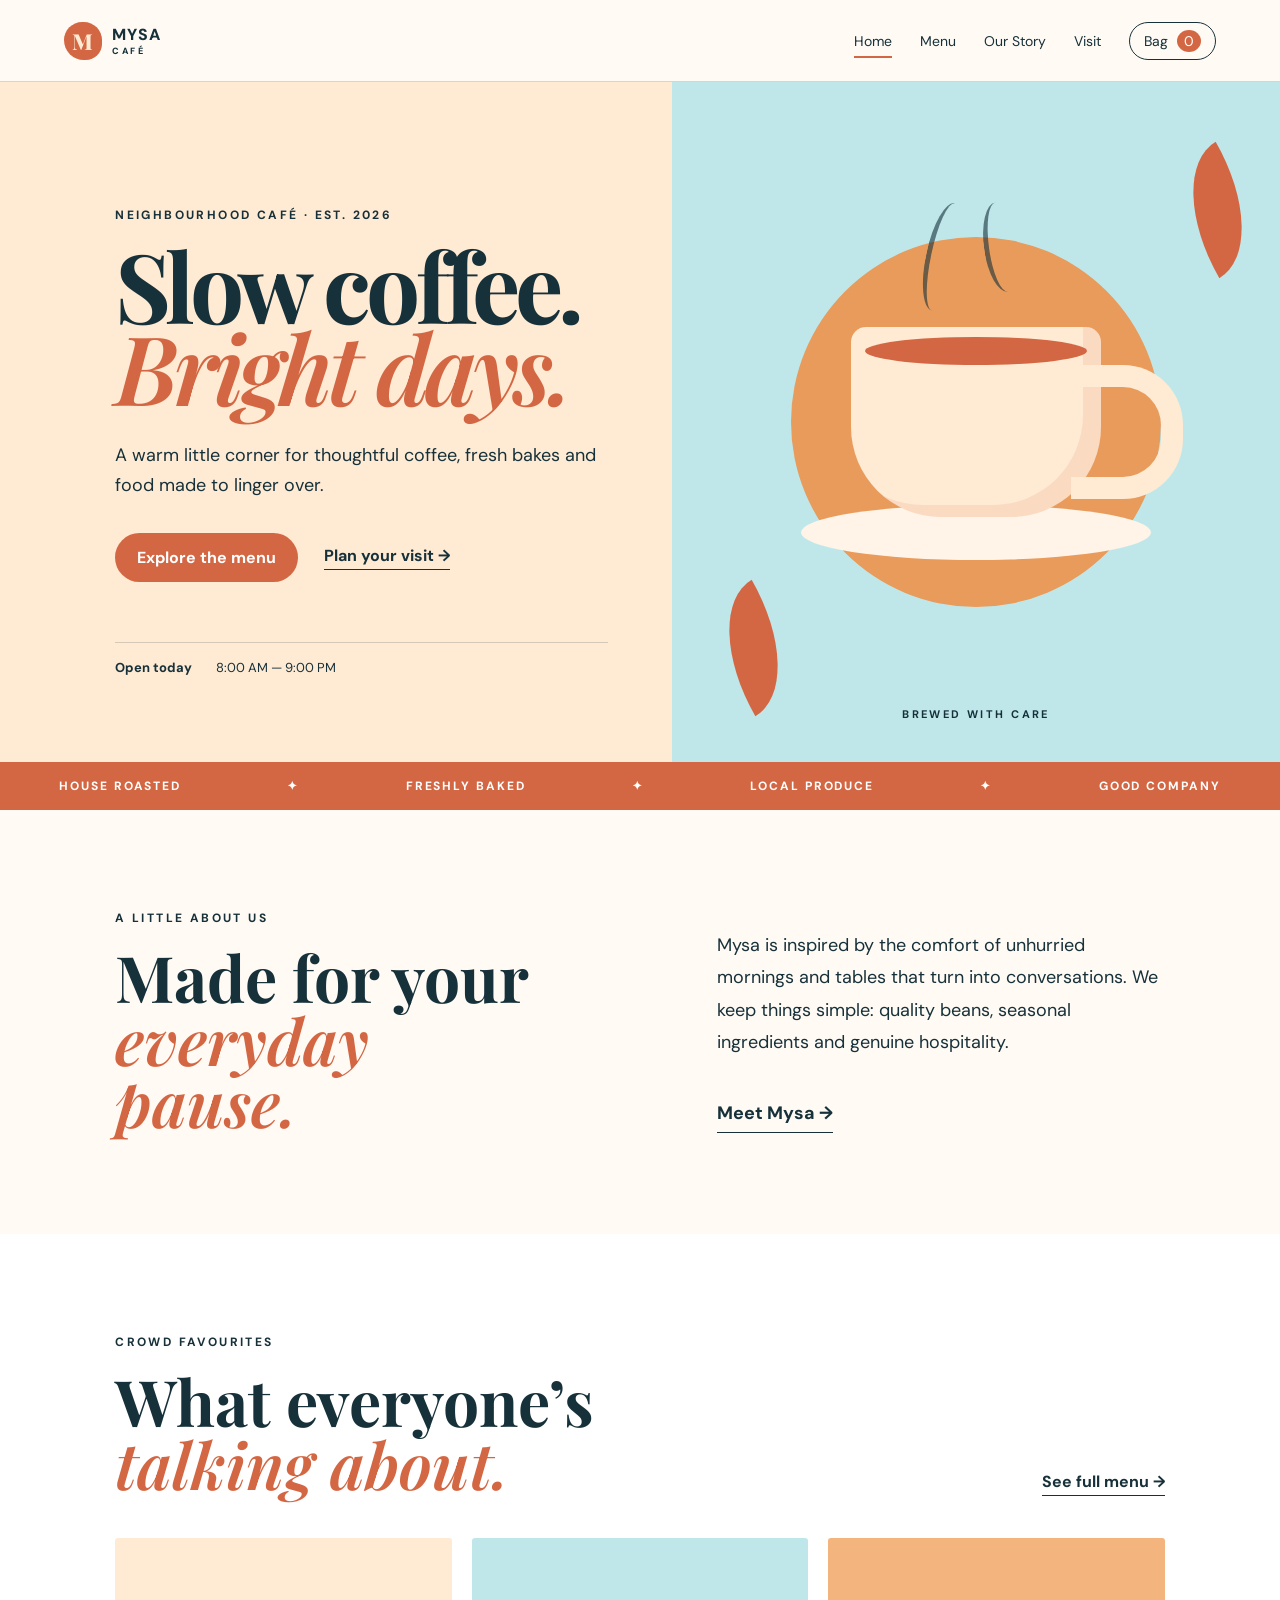
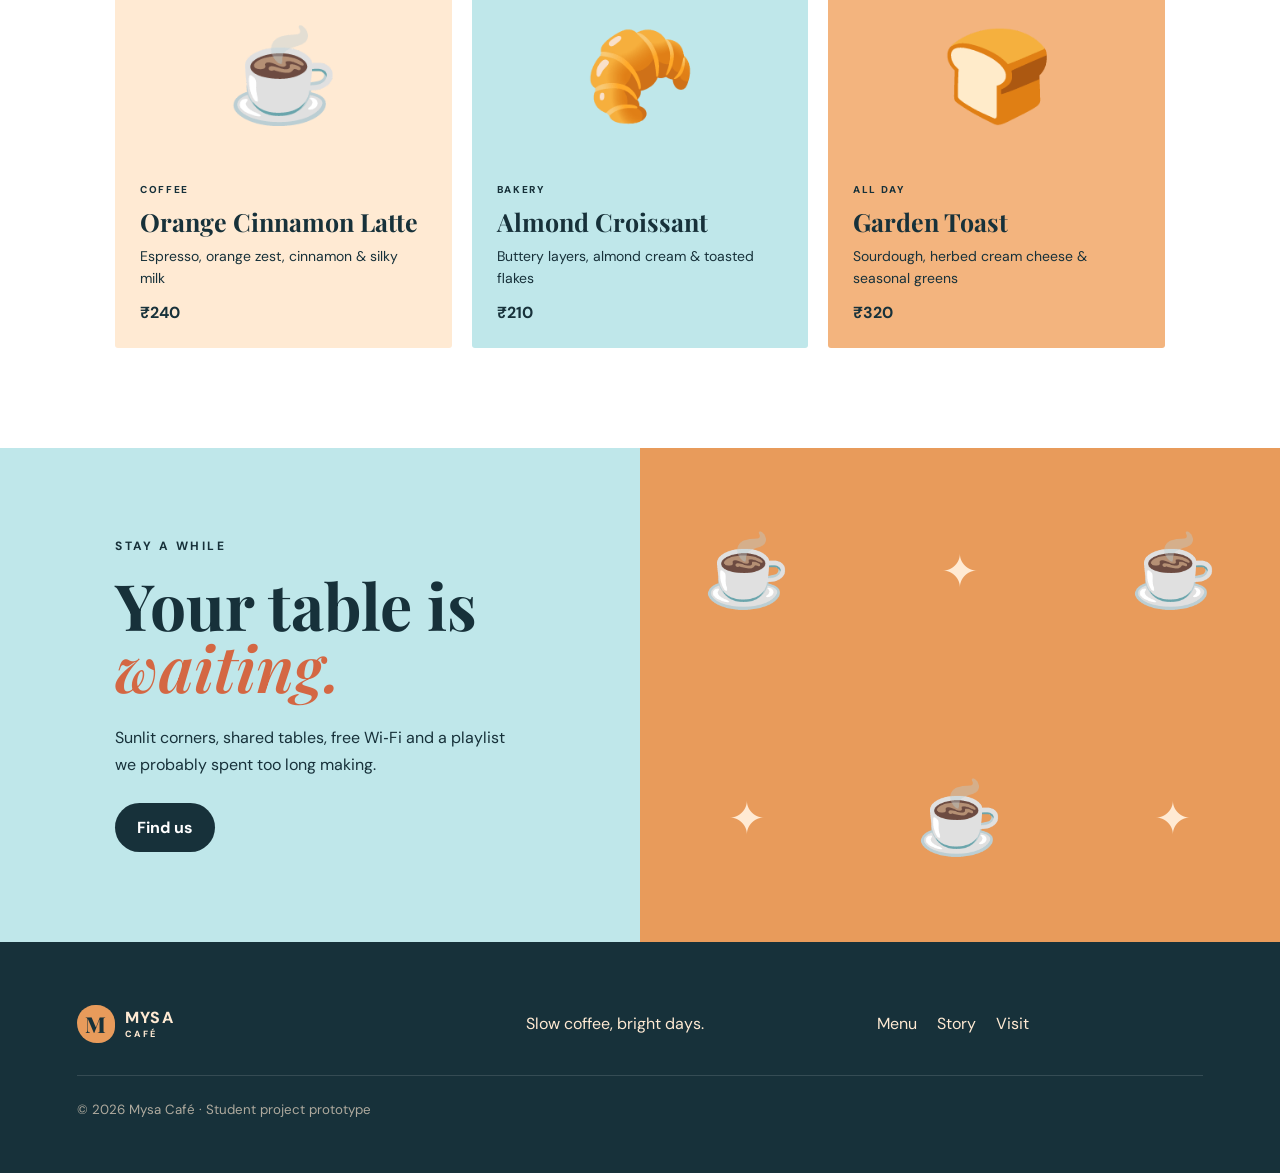
<file: index.html>
<!doctype html><html lang="en"><head><meta charset="utf-8"><meta name="viewport" content="width=device-width,initial-scale=1"><meta name="description" content="Mysa Cafe - slow coffee, bright plates and good company."><title>Mysa Café | Home</title><link rel="preconnect" href="https://fonts.googleapis.com"><link rel="preconnect" href="https://fonts.gstatic.com" crossorigin><link href="https://fonts.googleapis.com/css2?family=DM+Sans:wght@400;500;600;700&family=Playfair+Display:ital,wght@0,600;1,600&display=swap" rel="stylesheet"><link rel="stylesheet" href="styles.css"></head><body>
<header class="site-header"><a class="brand" href="index.html"><span class="brand-mark">M</span><span>MYSA <small>CAFÉ</small></span></a><button class="nav-toggle" aria-label="Open navigation" aria-expanded="false">☰</button><nav><a class="active" href="index.html">Home</a><a href="menu.html">Menu</a><a href="about.html">Our Story</a><a href="contact.html">Visit</a><a class="bag" href="menu.html#order">Bag <span id="cartCount">0</span></a></nav></header>
<main><section class="hero"><div class="hero-copy"><p class="eyebrow">NEIGHBOURHOOD CAFÉ · EST. 2026</p><h1>Slow coffee.<br><em>Bright days.</em></h1><p class="lede">A warm little corner for thoughtful coffee, fresh bakes and food made to linger over.</p><div class="actions"><a class="btn primary" href="menu.html">Explore the menu</a><a class="text-link" href="contact.html">Plan your visit →</a></div><div class="hero-note"><b>Open today</b><span>8:00 AM — 9:00 PM</span></div></div><div class="hero-art" aria-label="Stylised illustration of a coffee cup"><div class="sun"></div><div class="steam s1"></div><div class="steam s2"></div><div class="cup"><div class="coffee"></div></div><div class="saucer"></div><div class="leaf l1"></div><div class="leaf l2"></div><p>BREWED WITH CARE</p></div></section>
<section class="marquee" aria-label="Cafe highlights"><span>HOUSE ROASTED</span> ✦ <span>FRESHLY BAKED</span> ✦ <span>LOCAL PRODUCE</span> ✦ <span>GOOD COMPANY</span></section>
<section class="section intro"><div><p class="eyebrow">A LITTLE ABOUT US</p><h2>Made for your<br><em>everyday pause.</em></h2></div><div><p>Mysa is inspired by the comfort of unhurried mornings and tables that turn into conversations. We keep things simple: quality beans, seasonal ingredients and genuine hospitality.</p><a class="text-link" href="about.html">Meet Mysa →</a></div></section>
<section class="section favourites"><div class="section-head"><div><p class="eyebrow">CROWD FAVOURITES</p><h2>What everyone’s<br><em>talking about.</em></h2></div><a class="text-link" href="menu.html">See full menu →</a></div><div class="cards"><article class="food-card peach"><div class="food-icon">☕</div><div><span>Coffee</span><h3>Orange Cinnamon Latte</h3><p>Espresso, orange zest, cinnamon & silky milk</p><b>₹240</b></div></article><article class="food-card blue"><div class="food-icon">🥐</div><div><span>Bakery</span><h3>Almond Croissant</h3><p>Buttery layers, almond cream & toasted flakes</p><b>₹210</b></div></article><article class="food-card orange"><div class="food-icon">🍞</div><div><span>All day</span><h3>Garden Toast</h3><p>Sourdough, herbed cream cheese & seasonal greens</p><b>₹320</b></div></article></div></section>
<section class="split-banner"><div><p class="eyebrow">STAY A WHILE</p><h2>Your table is<br><em>waiting.</em></h2><p>Sunlit corners, shared tables, free Wi‑Fi and a playlist we probably spent too long making.</p><a class="btn dark" href="contact.html">Find us</a></div><div class="pattern"><span>☕</span><span>✦</span><span>☕</span><span>✦</span><span>☕</span><span>✦</span></div></section></main>
<footer><div class="brand footer-brand"><span class="brand-mark">M</span><span>MYSA <small>CAFÉ</small></span></div><p>Slow coffee, bright days.</p><div><a href="menu.html">Menu</a><a href="about.html">Story</a><a href="contact.html">Visit</a></div><small>© 2026 Mysa Café · Student project prototype</small></footer><script src="script.js"></script></body></html>
</file>
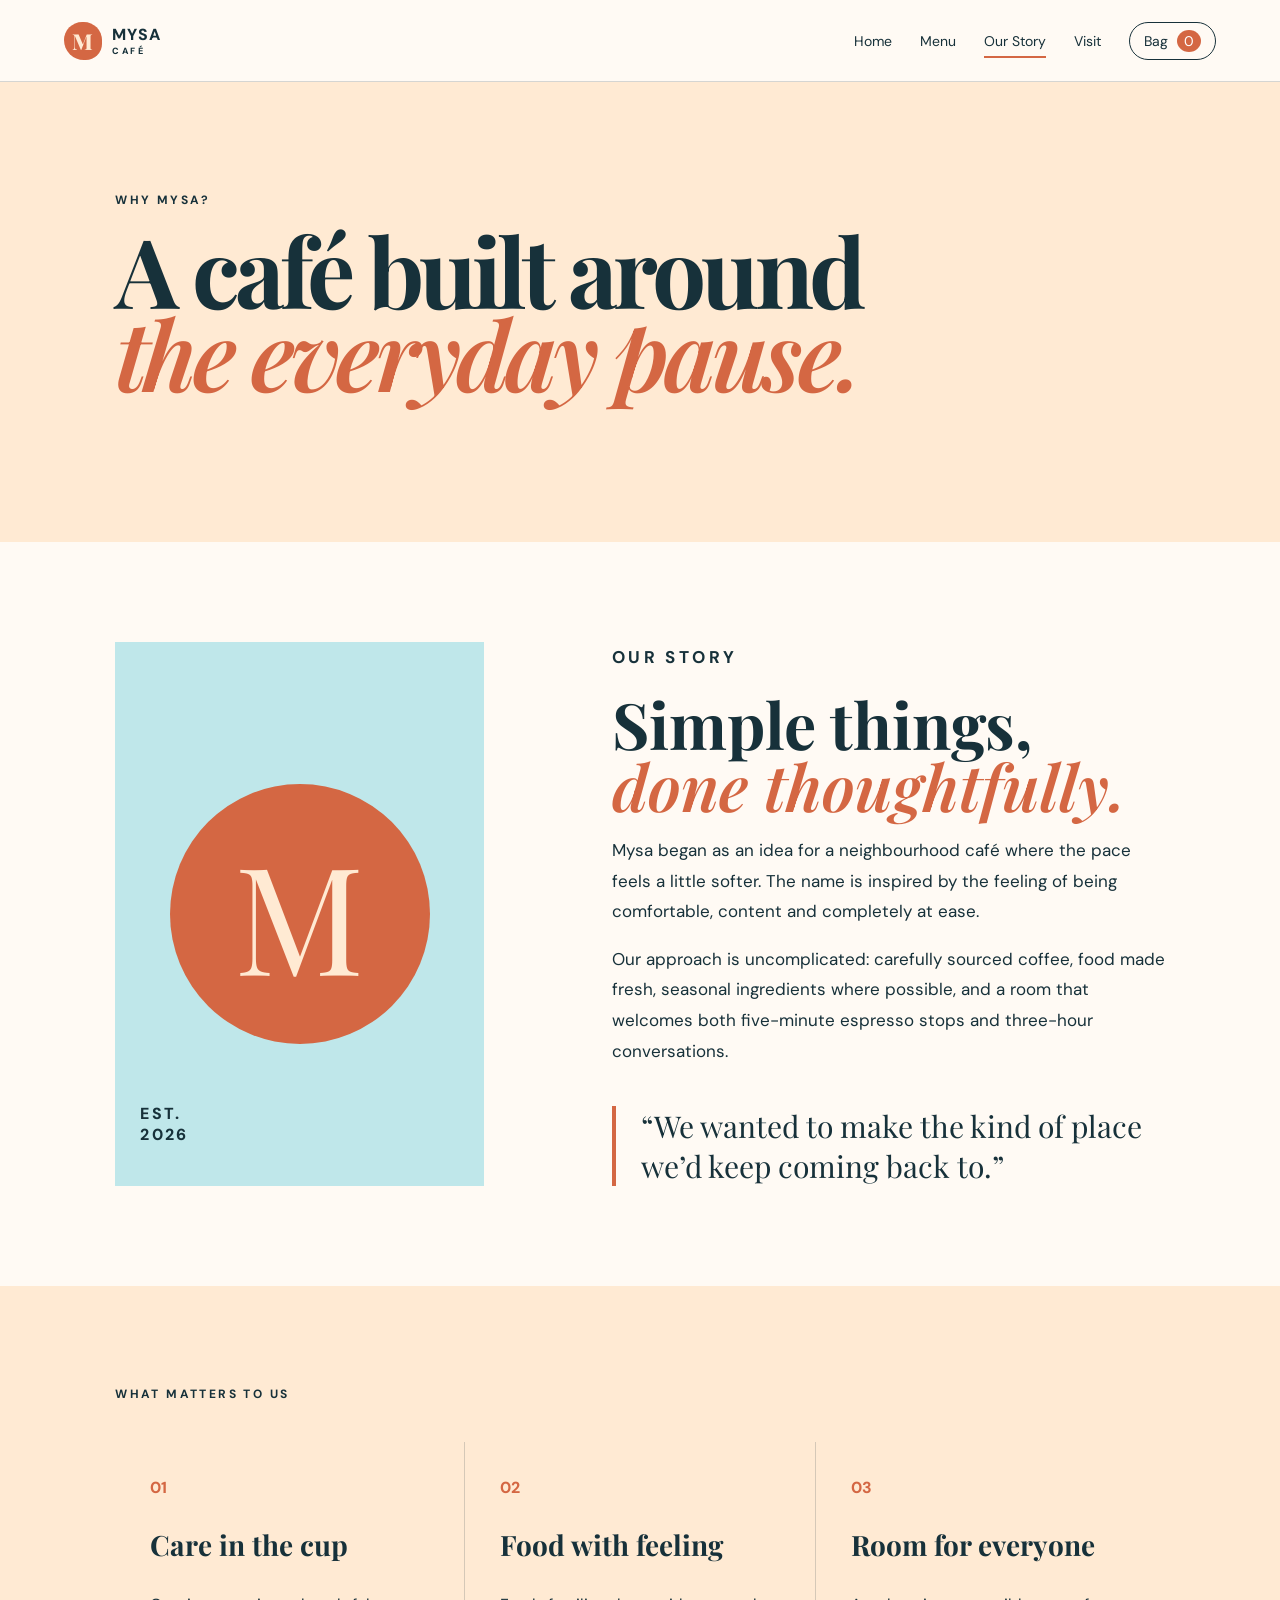
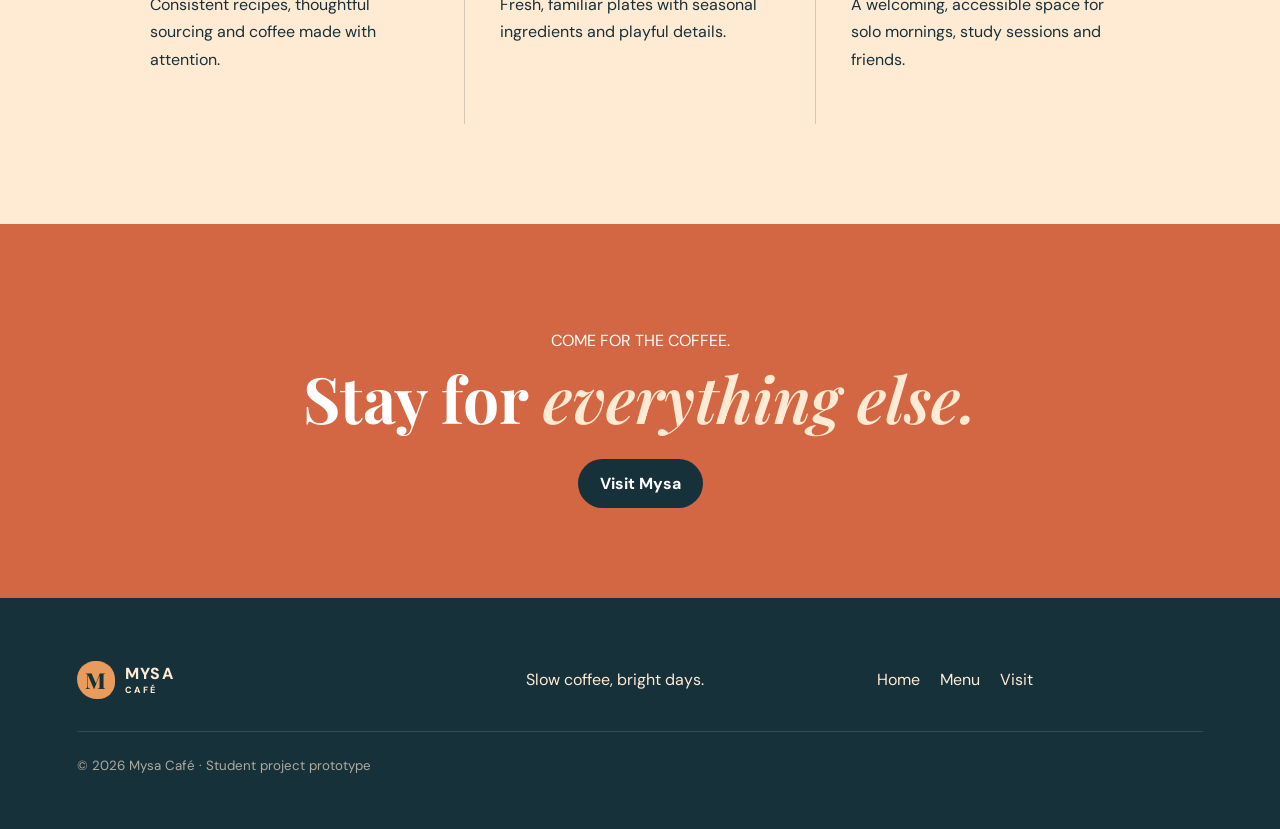
<file: about.html>
<!doctype html><html lang="en"><head><meta charset="utf-8"><meta name="viewport" content="width=device-width,initial-scale=1"><title>Mysa Café | Our Story</title><link rel="preconnect" href="https://fonts.googleapis.com"><link rel="preconnect" href="https://fonts.gstatic.com" crossorigin><link href="https://fonts.googleapis.com/css2?family=DM+Sans:wght@400;500;600;700&family=Playfair+Display:ital,wght@0,600;1,600&display=swap" rel="stylesheet"><link rel="stylesheet" href="styles.css"></head><body><header class="site-header"><a class="brand" href="index.html"><span class="brand-mark">M</span><span>MYSA <small>CAFÉ</small></span></a><button class="nav-toggle" aria-label="Open navigation" aria-expanded="false">☰</button><nav><a href="index.html">Home</a><a href="menu.html">Menu</a><a class="active" href="about.html">Our Story</a><a href="contact.html">Visit</a><a class="bag" href="menu.html#order">Bag <span id="cartCount">0</span></a></nav></header><main><section class="page-hero story-hero"><p class="eyebrow">WHY MYSA?</p><h1>A café built around<br><em>the everyday pause.</em></h1></section><section class="story-grid section"><div class="story-art"><div class="big-circle">M</div><p>EST.<br>2026</p></div><div class="story-copy"><p class="eyebrow">OUR STORY</p><h2>Simple things,<br><em>done thoughtfully.</em></h2><p>Mysa began as an idea for a neighbourhood café where the pace feels a little softer. The name is inspired by the feeling of being comfortable, content and completely at ease.</p><p>Our approach is uncomplicated: carefully sourced coffee, food made fresh, seasonal ingredients where possible, and a room that welcomes both five-minute espresso stops and three-hour conversations.</p><blockquote>“We wanted to make the kind of place we’d keep coming back to.”</blockquote></div></section><section class="values section"><p class="eyebrow">WHAT MATTERS TO US</p><div class="value-grid"><article><span>01</span><h3>Care in the cup</h3><p>Consistent recipes, thoughtful sourcing and coffee made with attention.</p></article><article><span>02</span><h3>Food with feeling</h3><p>Fresh, familiar plates with seasonal ingredients and playful details.</p></article><article><span>03</span><h3>Room for everyone</h3><p>A welcoming, accessible space for solo mornings, study sessions and friends.</p></article></div></section><section class="quote-banner"><p>COME FOR THE COFFEE.</p><h2>Stay for <em>everything else.</em></h2><a class="btn dark" href="contact.html">Visit Mysa</a></section></main><footer><div class="brand footer-brand"><span class="brand-mark">M</span><span>MYSA <small>CAFÉ</small></span></div><p>Slow coffee, bright days.</p><div><a href="index.html">Home</a><a href="menu.html">Menu</a><a href="contact.html">Visit</a></div><small>© 2026 Mysa Café · Student project prototype</small></footer><script src="script.js"></script></body></html>
</file>
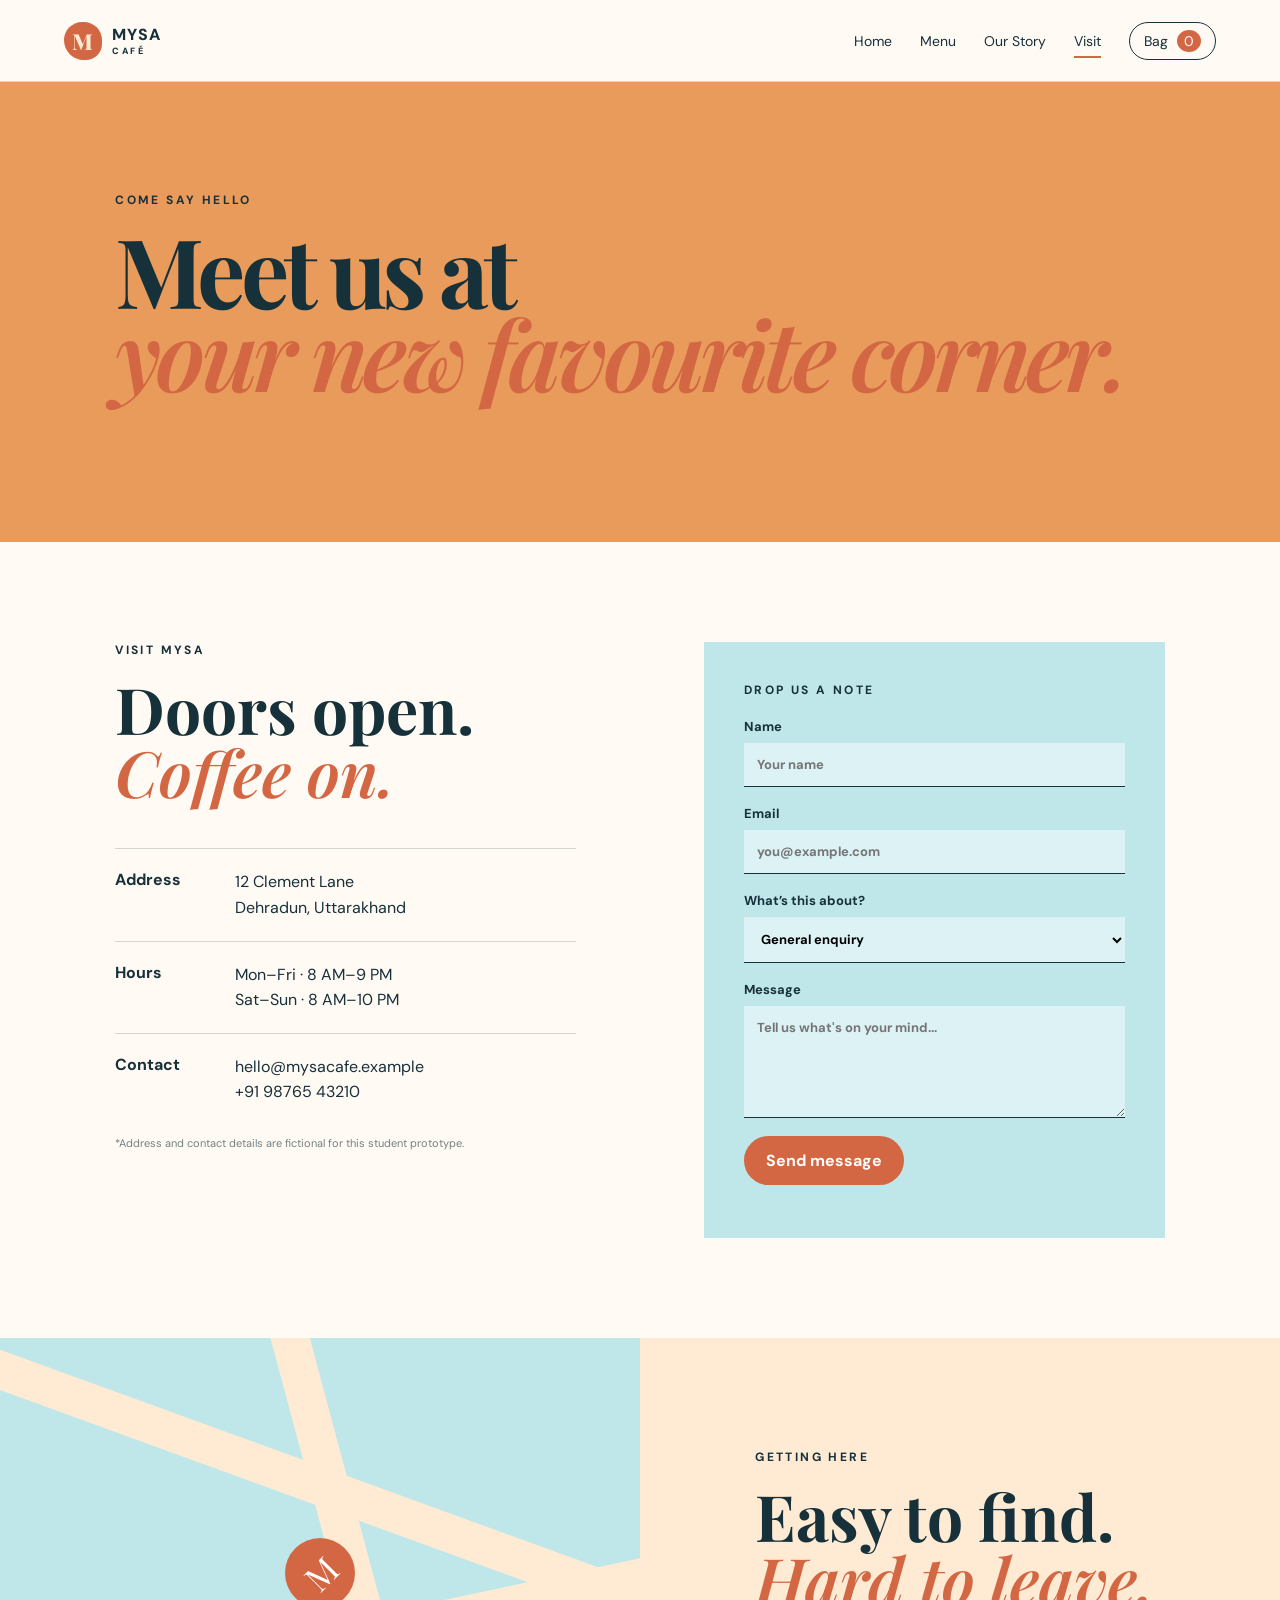
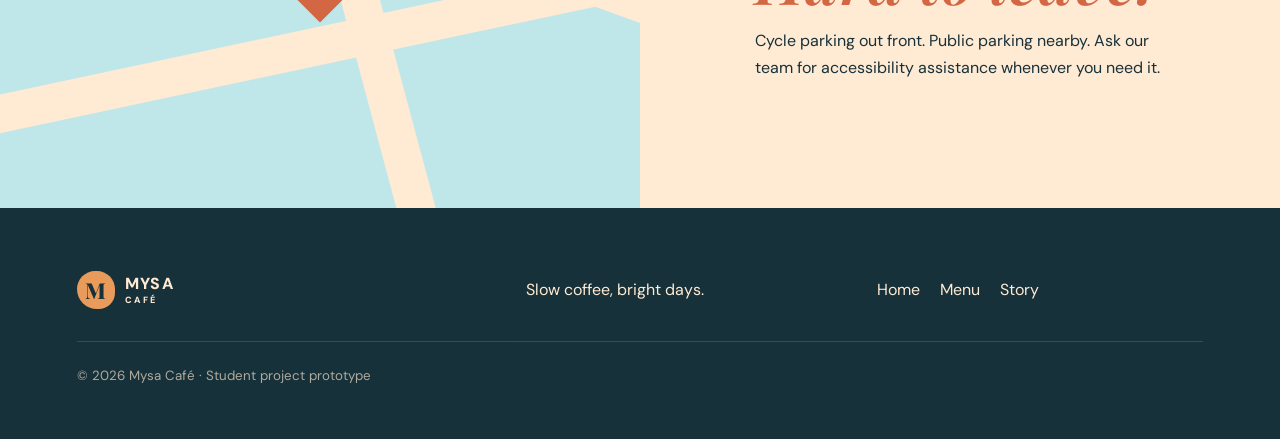
<file: contact.html>
<!doctype html><html lang="en"><head><meta charset="utf-8"><meta name="viewport" content="width=device-width,initial-scale=1"><title>Mysa Café | Visit</title><link rel="preconnect" href="https://fonts.googleapis.com"><link rel="preconnect" href="https://fonts.gstatic.com" crossorigin><link href="https://fonts.googleapis.com/css2?family=DM+Sans:wght@400;500;600;700&family=Playfair+Display:ital,wght@0,600;1,600&display=swap" rel="stylesheet"><link rel="stylesheet" href="styles.css"></head><body><header class="site-header"><a class="brand" href="index.html"><span class="brand-mark">M</span><span>MYSA <small>CAFÉ</small></span></a><button class="nav-toggle" aria-label="Open navigation" aria-expanded="false">☰</button><nav><a href="index.html">Home</a><a href="menu.html">Menu</a><a href="about.html">Our Story</a><a class="active" href="contact.html">Visit</a><a class="bag" href="menu.html#order">Bag <span id="cartCount">0</span></a></nav></header><main><section class="page-hero visit-hero"><p class="eyebrow">COME SAY HELLO</p><h1>Meet us at<br><em>your new favourite corner.</em></h1></section><section class="visit-grid section"><div class="visit-info"><p class="eyebrow">VISIT MYSA</p><h2>Doors open.<br><em>Coffee on.</em></h2><div class="info-row"><span>Address</span><p>12 Clement Lane<br>Dehradun, Uttarakhand</p></div><div class="info-row"><span>Hours</span><p>Mon–Fri · 8 AM–9 PM<br>Sat–Sun · 8 AM–10 PM</p></div><div class="info-row"><span>Contact</span><p>hello@mysacafe.example<br>+91 98765 43210</p></div><p class="fine">*Address and contact details are fictional for this student prototype.</p></div><form class="contact-form" id="contactForm"><p class="eyebrow">DROP US A NOTE</p><label>Name<input name="name" required placeholder="Your name"></label><label>Email<input name="email" type="email" required placeholder="you@example.com"></label><label>What’s this about?<select name="topic"><option>General enquiry</option><option>Table / group visit</option><option>Feedback</option><option>Collaboration</option></select></label><label>Message<textarea name="message" rows="5" required placeholder="Tell us what's on your mind..."></textarea></label><button class="btn primary" type="submit">Send message</button><p id="formStatus" class="form-status" role="status"></p></form></section><section class="map-card"><div class="roads"><span class="road r1"></span><span class="road r2"></span><span class="road r3"></span><span class="pin">M</span></div><div><p class="eyebrow">GETTING HERE</p><h2>Easy to find.<br><em>Hard to leave.</em></h2><p>Cycle parking out front. Public parking nearby. Ask our team for accessibility assistance whenever you need it.</p></div></section></main><footer><div class="brand footer-brand"><span class="brand-mark">M</span><span>MYSA <small>CAFÉ</small></span></div><p>Slow coffee, bright days.</p><div><a href="index.html">Home</a><a href="menu.html">Menu</a><a href="about.html">Story</a></div><small>© 2026 Mysa Café · Student project prototype</small></footer><script src="script.js"></script></body></html>
</file>
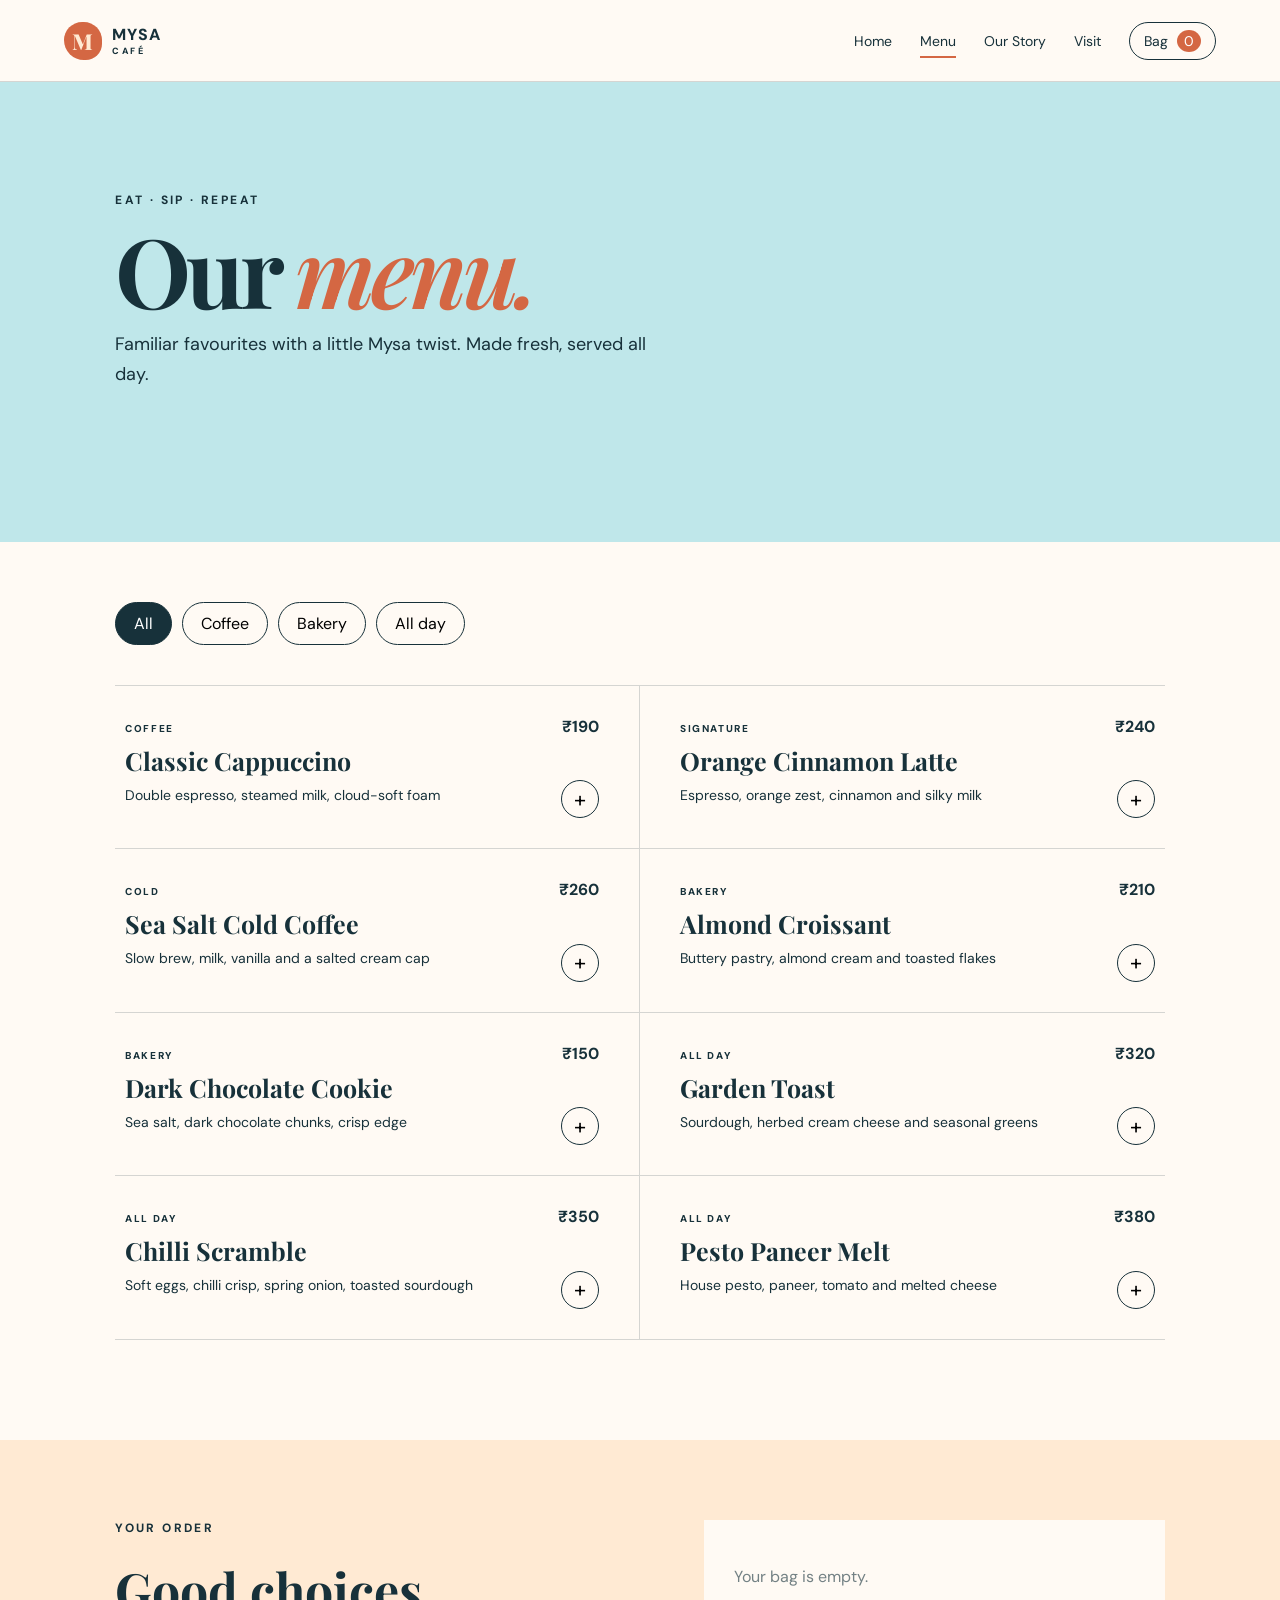
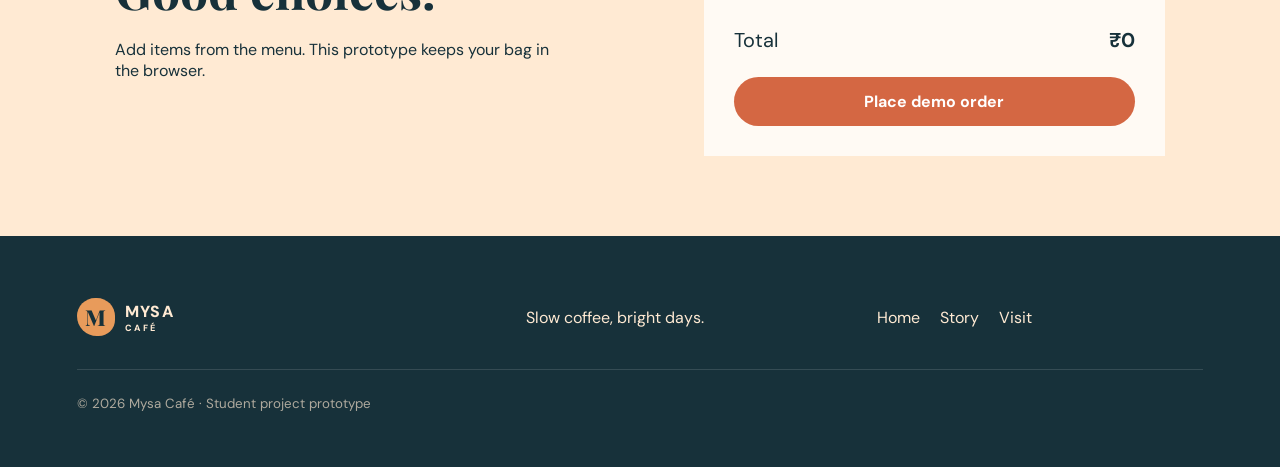
<file: menu.html>
<!doctype html><html lang="en"><head><meta charset="utf-8"><meta name="viewport" content="width=device-width,initial-scale=1"><title>Mysa Café | Menu</title><link rel="preconnect" href="https://fonts.googleapis.com"><link rel="preconnect" href="https://fonts.gstatic.com" crossorigin><link href="https://fonts.googleapis.com/css2?family=DM+Sans:wght@400;500;600;700&family=Playfair+Display:ital,wght@0,600;1,600&display=swap" rel="stylesheet"><link rel="stylesheet" href="styles.css"></head><body><header class="site-header"><a class="brand" href="index.html"><span class="brand-mark">M</span><span>MYSA <small>CAFÉ</small></span></a><button class="nav-toggle" aria-label="Open navigation" aria-expanded="false">☰</button><nav><a href="index.html">Home</a><a class="active" href="menu.html">Menu</a><a href="about.html">Our Story</a><a href="contact.html">Visit</a><a class="bag" href="#order">Bag <span id="cartCount">0</span></a></nav></header><main><section class="page-hero menu-hero"><p class="eyebrow">EAT · SIP · REPEAT</p><h1>Our <em>menu.</em></h1><p>Familiar favourites with a little Mysa twist. Made fresh, served all day.</p></section><section class="section menu-section"><div class="filters" role="group" aria-label="Menu filters"><button class="filter active" data-filter="all">All</button><button class="filter" data-filter="coffee">Coffee</button><button class="filter" data-filter="bakery">Bakery</button><button class="filter" data-filter="food">All day</button></div><div class="menu-grid" id="menuGrid">
<article class="menu-item" data-cat="coffee"><div><span class="tag">COFFEE</span><h3>Classic Cappuccino</h3><p>Double espresso, steamed milk, cloud-soft foam</p></div><div><b>₹190</b><button class="add" data-name="Classic Cappuccino" data-price="190">+</button></div></article>
<article class="menu-item" data-cat="coffee"><div><span class="tag">SIGNATURE</span><h3>Orange Cinnamon Latte</h3><p>Espresso, orange zest, cinnamon and silky milk</p></div><div><b>₹240</b><button class="add" data-name="Orange Cinnamon Latte" data-price="240">+</button></div></article>
<article class="menu-item" data-cat="coffee"><div><span class="tag">COLD</span><h3>Sea Salt Cold Coffee</h3><p>Slow brew, milk, vanilla and a salted cream cap</p></div><div><b>₹260</b><button class="add" data-name="Sea Salt Cold Coffee" data-price="260">+</button></div></article>
<article class="menu-item" data-cat="bakery"><div><span class="tag">BAKERY</span><h3>Almond Croissant</h3><p>Buttery pastry, almond cream and toasted flakes</p></div><div><b>₹210</b><button class="add" data-name="Almond Croissant" data-price="210">+</button></div></article>
<article class="menu-item" data-cat="bakery"><div><span class="tag">BAKERY</span><h3>Dark Chocolate Cookie</h3><p>Sea salt, dark chocolate chunks, crisp edge</p></div><div><b>₹150</b><button class="add" data-name="Dark Chocolate Cookie" data-price="150">+</button></div></article>
<article class="menu-item" data-cat="food"><div><span class="tag">ALL DAY</span><h3>Garden Toast</h3><p>Sourdough, herbed cream cheese and seasonal greens</p></div><div><b>₹320</b><button class="add" data-name="Garden Toast" data-price="320">+</button></div></article>
<article class="menu-item" data-cat="food"><div><span class="tag">ALL DAY</span><h3>Chilli Scramble</h3><p>Soft eggs, chilli crisp, spring onion, toasted sourdough</p></div><div><b>₹350</b><button class="add" data-name="Chilli Scramble" data-price="350">+</button></div></article>
<article class="menu-item" data-cat="food"><div><span class="tag">ALL DAY</span><h3>Pesto Paneer Melt</h3><p>House pesto, paneer, tomato and melted cheese</p></div><div><b>₹380</b><button class="add" data-name="Pesto Paneer Melt" data-price="380">+</button></div></article></div></section>
<section class="order-panel" id="order"><div><p class="eyebrow">YOUR ORDER</p><h2>Good choices.</h2><p>Add items from the menu. This prototype keeps your bag in the browser.</p></div><div class="cart-box"><div id="cartItems"><p class="empty">Your bag is empty.</p></div><div class="cart-total"><span>Total</span><b id="cartTotal">₹0</b></div><button id="checkout" class="btn primary wide">Place demo order</button></div></section></main><footer><div class="brand footer-brand"><span class="brand-mark">M</span><span>MYSA <small>CAFÉ</small></span></div><p>Slow coffee, bright days.</p><div><a href="index.html">Home</a><a href="about.html">Story</a><a href="contact.html">Visit</a></div><small>© 2026 Mysa Café · Student project prototype</small></footer><script src="script.js"></script></body></html>
</file>
<file: styles.css>
:root{--cream:#FFEAD3;--blue:#BFE7EA;--orange:#E89B5B;--terra:#D46743;--ink:#17313a;--paper:#fffaf4;--line:rgba(23,49,58,.18)}*{box-sizing:border-box}html{scroll-behavior:smooth}body{margin:0;background:var(--paper);color:var(--ink);font-family:'DM Sans',sans-serif}a{color:inherit;text-decoration:none}button,input,textarea,select{font:inherit}.site-header{height:82px;display:flex;align-items:center;justify-content:space-between;padding:0 5vw;border-bottom:1px solid var(--line);background:rgba(255,250,244,.94);position:sticky;top:0;z-index:20;backdrop-filter:blur(12px)}.brand{display:flex;align-items:center;gap:10px;font-weight:800;letter-spacing:.08em}.brand-mark{width:38px;height:38px;border-radius:50% 50% 45% 55%;display:grid;place-items:center;background:var(--terra);color:var(--cream);font-family:'Playfair Display',serif;font-size:22px}.brand small{display:block;font-size:9px;letter-spacing:.28em}.site-header nav{display:flex;align-items:center;gap:28px;font-size:14px}.site-header nav a{padding:10px 0;position:relative}.site-header nav a.active:after{content:"";height:2px;background:var(--terra);position:absolute;left:0;right:0;bottom:2px}.bag{border:1px solid var(--ink)!important;border-radius:999px;padding:9px 14px!important}.bag span{background:var(--terra);color:white;border-radius:50%;padding:2px 7px;margin-left:5px}.nav-toggle{display:none;border:0;background:none;font-size:24px}.hero{min-height:680px;display:grid;grid-template-columns:1.05fr .95fr;background:var(--cream)}.hero-copy{padding:9vw 5vw 6vw 9vw;display:flex;flex-direction:column;justify-content:center}.eyebrow{font-size:12px;letter-spacing:.2em;font-weight:700;margin:0 0 20px}.hero h1,.page-hero h1{font-family:'Playfair Display',serif;font-size:clamp(58px,7.5vw,112px);line-height:.86;letter-spacing:-.05em;margin:0}.hero h1 em,.page-hero h1 em,h2 em{color:var(--terra);font-weight:600}.lede{font-size:18px;line-height:1.7;max-width:530px;margin:32px 0}.actions{display:flex;align-items:center;gap:26px}.btn{display:inline-flex;align-items:center;justify-content:center;border:0;border-radius:999px;padding:14px 22px;font-weight:700;cursor:pointer}.primary{background:var(--terra);color:white}.dark{background:var(--ink);color:white}.text-link{font-weight:700;border-bottom:1px solid currentColor;padding-bottom:3px}.hero-note{margin-top:60px;border-top:1px solid var(--line);padding-top:16px;display:flex;gap:24px;font-size:13px}.hero-art{position:relative;overflow:hidden;background:var(--blue);display:flex;align-items:center;justify-content:center;min-height:600px}.hero-art p{position:absolute;bottom:30px;letter-spacing:.22em;font-size:11px;font-weight:700}.sun{width:370px;height:370px;border-radius:50%;background:var(--orange);position:absolute}.cup{width:250px;height:190px;background:var(--cream);border-radius:15px 15px 90px 90px;position:relative;z-index:2;box-shadow:inset -18px -12px 0 rgba(212,103,67,.12)}.cup:after{content:"";position:absolute;width:90px;height:90px;border:22px solid var(--cream);border-left:0;border-radius:0 60px 60px 0;right:-82px;top:38px}.coffee{position:absolute;left:14px;right:14px;top:10px;height:28px;border-radius:50%;background:var(--terra)}.saucer{position:absolute;width:350px;height:55px;border-radius:50%;background:#fff4e7;z-index:1;transform:translateY(110px)}.steam{position:absolute;width:35px;height:110px;border-left:5px solid var(--ink);border-radius:50%;z-index:3;top:120px;opacity:.6}.s1{margin-left:-65px;transform:rotate(12deg)}.s2{margin-left:50px;transform:rotate(-8deg);height:90px}.leaf{position:absolute;background:var(--terra);width:65px;height:120px;border-radius:100% 0 100% 0}.l1{left:8%;bottom:8%;transform:rotate(-30deg)}.l2{right:5%;top:10%;transform:rotate(150deg)}.marquee{background:var(--terra);color:white;padding:16px;display:flex;justify-content:space-around;gap:20px;font-size:12px;letter-spacing:.16em;font-weight:700}.section{padding:100px 9vw}.intro{display:grid;grid-template-columns:1fr 1fr;gap:12vw;align-items:center}.section h2,.split-banner h2,.quote-banner h2,.visit-info h2,.map-card h2{font-family:'Playfair Display',serif;font-size:clamp(42px,5vw,70px);line-height:.98;margin:0}.intro>div:last-child{font-size:18px;line-height:1.8}.intro .text-link{display:inline-block;margin-top:20px}.favourites{background:#fff}.section-head{display:flex;justify-content:space-between;align-items:end;margin-bottom:42px}.cards{display:grid;grid-template-columns:repeat(3,1fr);gap:20px}.food-card{min-height:410px;padding:25px;display:flex;flex-direction:column;justify-content:space-between;border-radius:3px}.food-card.peach{background:var(--cream)}.food-card.blue{background:var(--blue)}.food-card.orange{background:#f3b47e}.food-icon{font-size:90px;text-align:center;padding-top:55px}.food-card span,.tag{font-size:10px;letter-spacing:.16em;font-weight:800;text-transform:uppercase}.food-card h3,.menu-item h3{font-family:'Playfair Display',serif;font-size:25px;margin:7px 0}.food-card p,.menu-item p{font-size:14px;line-height:1.6;margin:0 0 12px}.split-banner{display:grid;grid-template-columns:1fr 1fr;background:var(--blue)}.split-banner>div:first-child{padding:90px 9vw}.split-banner p:not(.eyebrow){line-height:1.7;max-width:480px;margin:25px 0}.pattern{background:var(--orange);display:grid;grid-template-columns:repeat(3,1fr);place-items:center;font-size:70px;min-height:480px}.pattern span:nth-child(even){font-size:45px;color:var(--cream)}footer{background:var(--ink);color:var(--cream);padding:55px 6vw;display:grid;grid-template-columns:1.3fr 1fr 1fr;align-items:center;gap:25px}footer .brand-mark{background:var(--orange);color:var(--ink)}footer div:nth-of-type(2){display:flex;gap:20px}footer>small{grid-column:1/-1;border-top:1px solid rgba(255,255,255,.2);padding-top:25px;opacity:.65}.page-hero{padding:110px 9vw 90px;min-height:460px}.page-hero p:last-child{font-size:18px;max-width:550px;line-height:1.7}.menu-hero{background:var(--blue)}.story-hero{background:var(--cream)}.visit-hero{background:var(--orange)}.menu-section{padding-top:60px}.filters{display:flex;gap:10px;margin-bottom:40px}.filter{border:1px solid var(--ink);background:transparent;border-radius:999px;padding:10px 18px;cursor:pointer}.filter.active{background:var(--ink);color:white}.menu-grid{display:grid;grid-template-columns:1fr 1fr;border-top:1px solid var(--line)}.menu-item{padding:30px 10px;border-bottom:1px solid var(--line);display:flex;justify-content:space-between;gap:30px}.menu-item:nth-child(odd){padding-right:40px;border-right:1px solid var(--line)}.menu-item:nth-child(even){padding-left:40px}.menu-item>div:last-child{display:flex;flex-direction:column;align-items:end;justify-content:space-between;white-space:nowrap}.add{border:1px solid var(--ink);background:transparent;width:38px;height:38px;border-radius:50%;font-size:22px;cursor:pointer}.add:hover{background:var(--terra);color:white;border-color:var(--terra)}.order-panel{background:var(--cream);padding:80px 9vw;display:grid;grid-template-columns:1fr 1fr;gap:10vw}.order-panel h2{font-family:'Playfair Display',serif;font-size:50px;margin:0}.cart-box{background:var(--paper);padding:30px}.cart-line{display:flex;justify-content:space-between;padding:12px 0;border-bottom:1px solid var(--line);gap:20px}.cart-line button{border:0;background:none;cursor:pointer}.cart-total{display:flex;justify-content:space-between;font-size:20px;padding:24px 0}.wide{width:100%}.empty{opacity:.6}.story-grid{display:grid;grid-template-columns:.8fr 1.2fr;gap:10vw}.story-art{background:var(--blue);min-height:500px;display:grid;place-items:center;position:relative}.big-circle{width:260px;height:260px;border-radius:50%;background:var(--terra);color:var(--cream);display:grid;place-items:center;font-family:'Playfair Display';font-size:150px}.story-art p{position:absolute;bottom:25px;left:25px;font-weight:800;letter-spacing:.15em}.story-copy p{font-size:17px;line-height:1.8}.story-copy blockquote{font-family:'Playfair Display';font-size:30px;margin:40px 0 0;border-left:4px solid var(--terra);padding-left:25px}.values{background:var(--cream)}.value-grid{display:grid;grid-template-columns:repeat(3,1fr);gap:1px;background:var(--line);margin-top:40px}.value-grid article{background:var(--cream);padding:35px}.value-grid span{color:var(--terra);font-weight:800}.value-grid h3{font-family:'Playfair Display';font-size:28px}.value-grid p{line-height:1.7}.quote-banner{text-align:center;background:var(--terra);color:white;padding:90px 20px}.quote-banner h2 em{color:var(--cream)}.quote-banner .btn{margin-top:30px}.visit-grid{display:grid;grid-template-columns:1fr 1fr;gap:10vw}.info-row{display:grid;grid-template-columns:120px 1fr;border-top:1px solid var(--line);padding:20px 0}.info-row:first-of-type{margin-top:45px}.info-row span{font-weight:700}.info-row p{margin:0;line-height:1.6}.fine{font-size:11px;opacity:.6}.contact-form{background:var(--blue);padding:40px}.contact-form label{display:block;font-size:13px;font-weight:700;margin:18px 0}.contact-form input,.contact-form textarea,.contact-form select{display:block;width:100%;margin-top:8px;padding:13px;border:0;border-bottom:1px solid var(--ink);background:rgba(255,255,255,.45);outline:none}.form-status{font-size:13px;font-weight:700}.map-card{display:grid;grid-template-columns:1fr 1fr;background:var(--cream);align-items:center}.map-card>div:last-child{padding:70px 9vw}.map-card>div:last-child p:last-child{line-height:1.7}.roads{min-height:470px;background:var(--blue);position:relative;overflow:hidden}.road{position:absolute;background:var(--cream);height:38px;width:130%;left:-10%}.r1{top:30%;transform:rotate(20deg)}.r2{top:60%;transform:rotate(-12deg)}.r3{top:45%;transform:rotate(75deg)}.pin{position:absolute;left:50%;top:50%;width:70px;height:70px;border-radius:50% 50% 50% 0;background:var(--terra);color:white;display:grid;place-items:center;font-family:'Playfair Display';font-size:35px;transform:translate(-50%,-50%) rotate(-45deg);z-index:2}.pin::first-letter{transform:rotate(45deg)}
@media(max-width:800px){.site-header{height:68px}.nav-toggle{display:block}.site-header nav{display:none;position:absolute;top:68px;left:0;right:0;background:var(--paper);padding:25px 5vw;flex-direction:column;align-items:stretch;border-bottom:1px solid var(--line)}.site-header nav.open{display:flex}.hero{grid-template-columns:1fr}.hero-copy{padding:80px 7vw}.hero-art{min-height:480px}.marquee{overflow:hidden;justify-content:flex-start}.intro,.split-banner,.order-panel,.story-grid,.visit-grid,.map-card{grid-template-columns:1fr}.section{padding:70px 7vw}.cards,.value-grid{grid-template-columns:1fr}.section-head{align-items:start;gap:30px;flex-direction:column}.menu-grid{grid-template-columns:1fr}.menu-item:nth-child(odd),.menu-item:nth-child(even){padding:25px 0;border-right:0}.page-hero{padding:80px 7vw 65px}.pattern{min-height:350px}.story-art{min-height:400px}.map-card>div:last-child{padding:60px 7vw}footer{grid-template-columns:1fr}.hero-note{flex-direction:column;gap:5px}.cup{transform:scale(.8)}.sun{width:300px;height:300px}.saucer{transform:translateY(100px) scale(.8)}}
</file>
